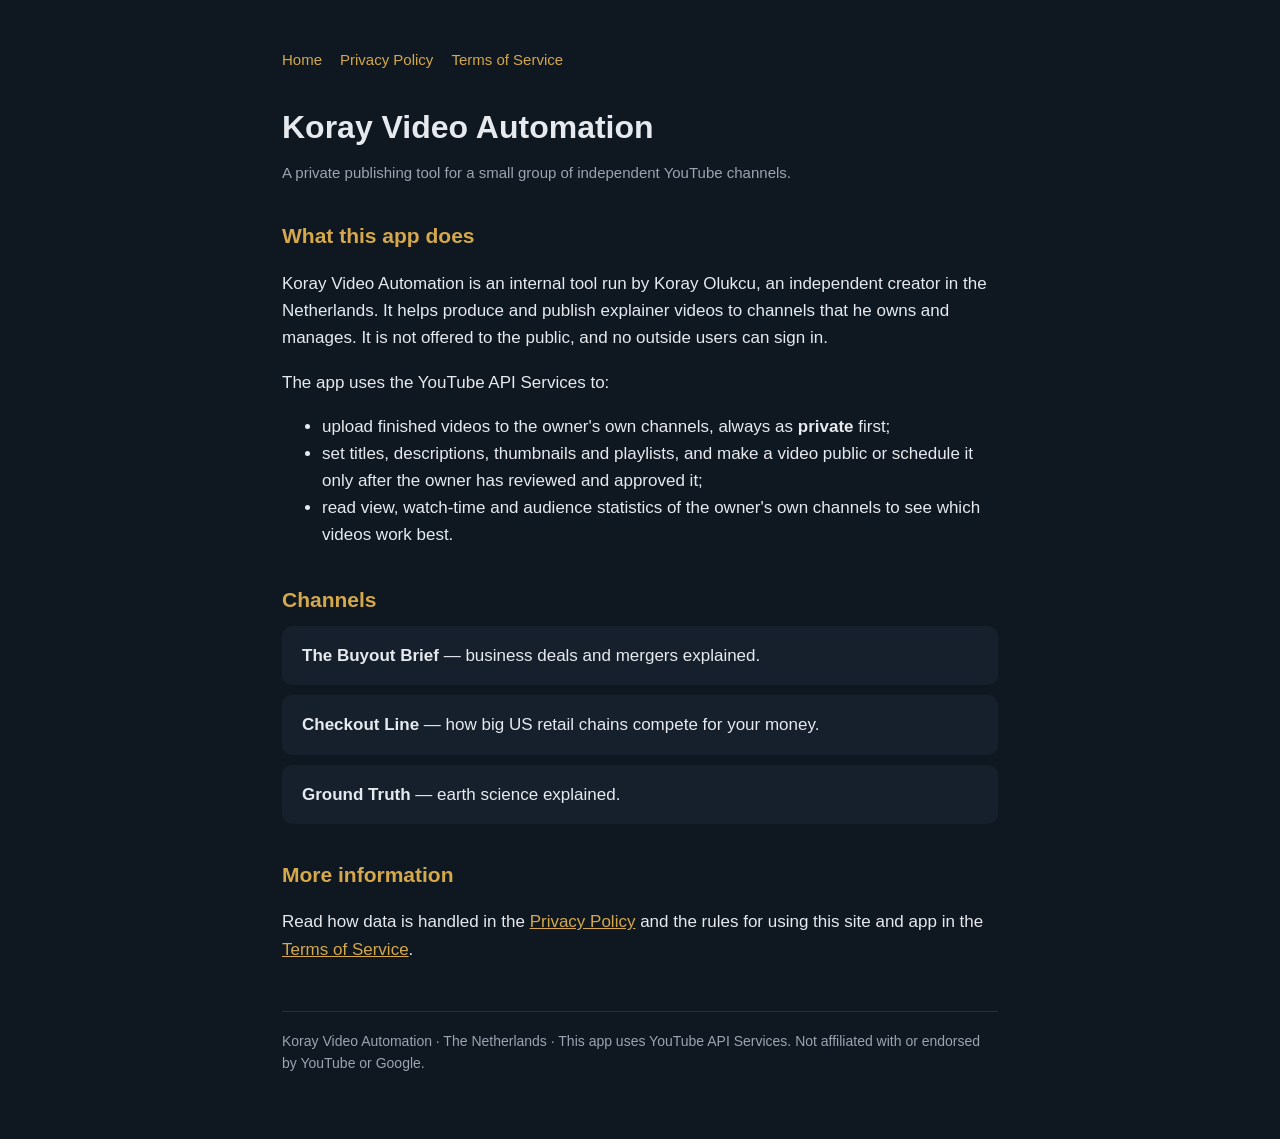
<file: index.html>
<!DOCTYPE html>
<html lang="en"><head><meta charset="utf-8"><meta name="viewport" content="width=device-width,initial-scale=1">
<title>Koray Video Automation</title><meta name="description" content="Koray Video Automation publishes videos to its own YouTube channels using the YouTube API Services.">
<link rel="stylesheet" href="style.css"></head>
<body><main>
<nav><a href="index.html">Home</a><a href="privacy.html">Privacy Policy</a><a href="terms.html">Terms of Service</a></nav>
<h1>Koray Video Automation</h1>
<p class="muted">A private publishing tool for a small group of independent YouTube channels.</p>

<h2>What this app does</h2>
<p>Koray Video Automation is an internal tool run by Koray Olukcu, an independent creator in the Netherlands. It helps produce and publish explainer videos to channels that he owns and manages. It is not offered to the public, and no outside users can sign in.</p>
<p>The app uses the YouTube API Services to:</p>
<ul>
<li>upload finished videos to the owner's own channels, always as <strong>private</strong> first;</li>
<li>set titles, descriptions, thumbnails and playlists, and make a video public or schedule it only after the owner has reviewed and approved it;</li>
<li>read view, watch-time and audience statistics of the owner's own channels to see which videos work best.</li>
</ul>

<h2>Channels</h2>
<div class="card"><strong>The Buyout Brief</strong> &mdash; business deals and mergers explained.</div>
<div class="card"><strong>Checkout Line</strong> &mdash; how big US retail chains compete for your money.</div>
<div class="card"><strong>Ground Truth</strong> &mdash; earth science explained.</div>

<h2>More information</h2>
<p>Read how data is handled in the <a href="privacy.html">Privacy Policy</a> and the rules for using this site and app in the <a href="terms.html">Terms of Service</a>.</p>

<footer>Koray Video Automation &middot; The Netherlands &middot; This app uses YouTube API Services. Not affiliated with or endorsed by YouTube or Google.</footer>
</main></body></html>
</file>
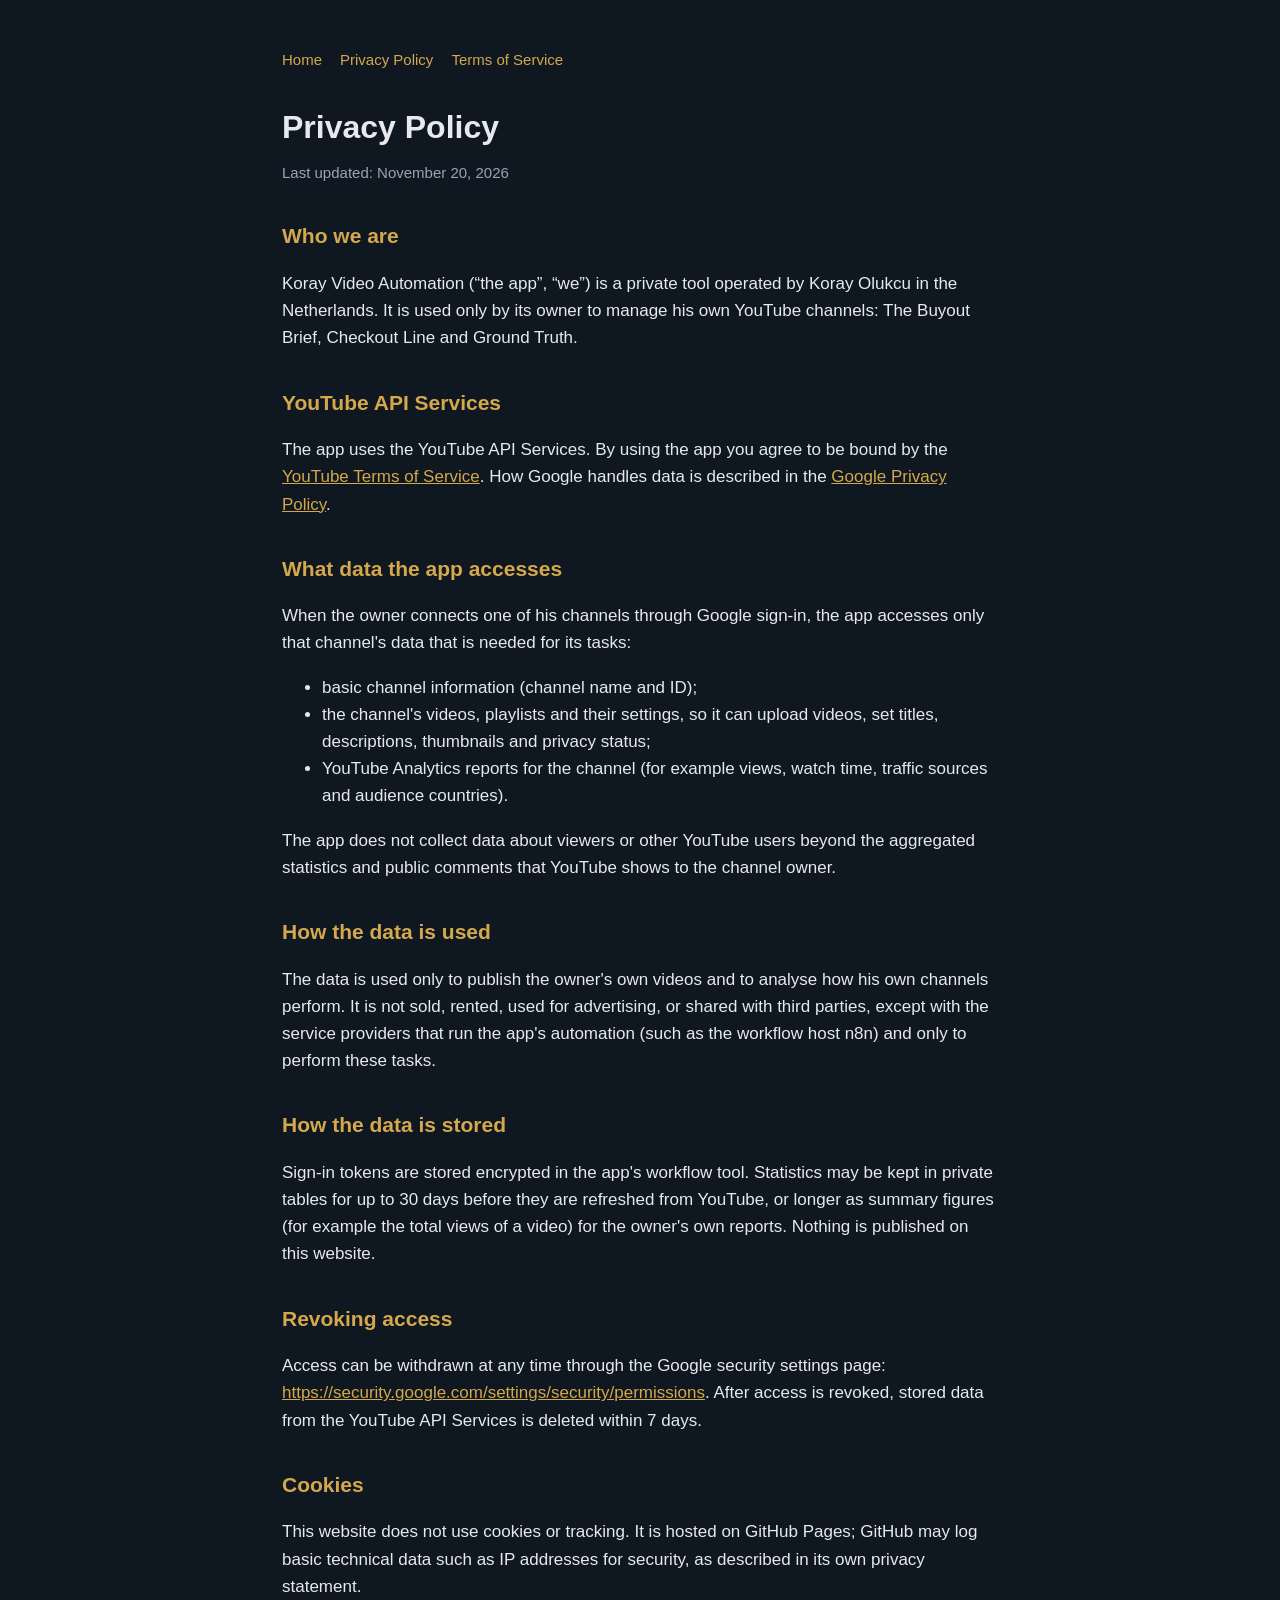
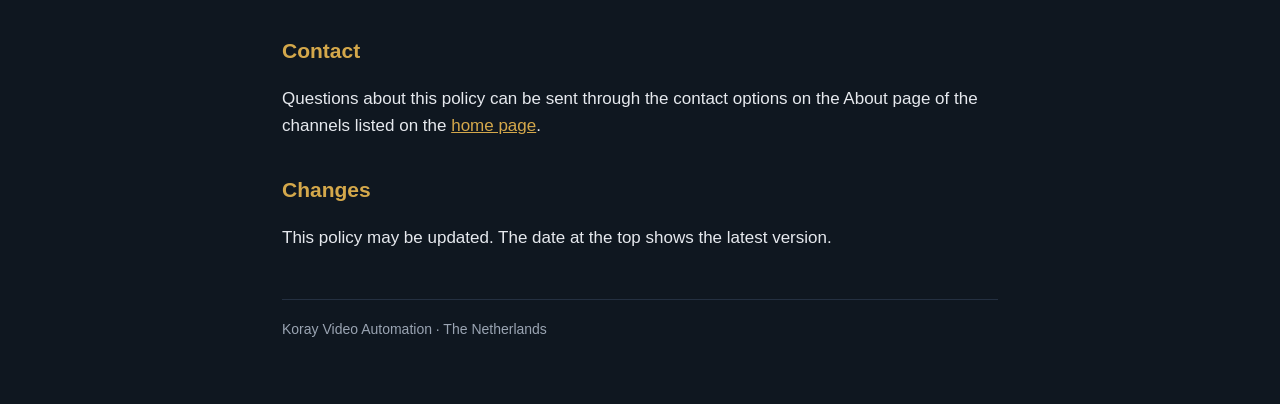
<file: privacy.html>
<!DOCTYPE html>
<html lang="en"><head><meta charset="utf-8"><meta name="viewport" content="width=device-width,initial-scale=1">
<title>Privacy Policy &ndash; Koray Video Automation</title><link rel="stylesheet" href="style.css"></head>
<body><main>
<nav><a href="index.html">Home</a><a href="privacy.html">Privacy Policy</a><a href="terms.html">Terms of Service</a></nav>
<h1>Privacy Policy</h1>
<p class="muted">Last updated: November 20, 2026</p>

<h2>Who we are</h2>
<p>Koray Video Automation (&ldquo;the app&rdquo;, &ldquo;we&rdquo;) is a private tool operated by Koray Olukcu in the Netherlands. It is used only by its owner to manage his own YouTube channels: The Buyout Brief, Checkout Line and Ground Truth.</p>

<h2>YouTube API Services</h2>
<p>The app uses the YouTube API Services. By using the app you agree to be bound by the <a href="https://www.youtube.com/t/terms">YouTube Terms of Service</a>. How Google handles data is described in the <a href="https://policies.google.com/privacy">Google Privacy Policy</a>.</p>

<h2>What data the app accesses</h2>
<p>When the owner connects one of his channels through Google sign-in, the app accesses only that channel's data that is needed for its tasks:</p>
<ul>
<li>basic channel information (channel name and ID);</li>
<li>the channel's videos, playlists and their settings, so it can upload videos, set titles, descriptions, thumbnails and privacy status;</li>
<li>YouTube Analytics reports for the channel (for example views, watch time, traffic sources and audience countries).</li>
</ul>
<p>The app does not collect data about viewers or other YouTube users beyond the aggregated statistics and public comments that YouTube shows to the channel owner.</p>

<h2>How the data is used</h2>
<p>The data is used only to publish the owner's own videos and to analyse how his own channels perform. It is not sold, rented, used for advertising, or shared with third parties, except with the service providers that run the app's automation (such as the workflow host n8n) and only to perform these tasks.</p>

<h2>How the data is stored</h2>
<p>Sign-in tokens are stored encrypted in the app's workflow tool. Statistics may be kept in private tables for up to 30 days before they are refreshed from YouTube, or longer as summary figures (for example the total views of a video) for the owner's own reports. Nothing is published on this website.</p>

<h2>Revoking access</h2>
<p>Access can be withdrawn at any time through the Google security settings page: <a href="https://security.google.com/settings/security/permissions">https://security.google.com/settings/security/permissions</a>. After access is revoked, stored data from the YouTube API Services is deleted within 7 days.</p>

<h2>Cookies</h2>
<p>This website does not use cookies or tracking. It is hosted on GitHub Pages; GitHub may log basic technical data such as IP addresses for security, as described in its own privacy statement.</p>

<h2>Contact</h2>
<p>Questions about this policy can be sent through the contact options on the About page of the channels listed on the <a href="index.html">home page</a>.</p>

<h2>Changes</h2>
<p>This policy may be updated. The date at the top shows the latest version.</p>

<footer>Koray Video Automation &middot; The Netherlands</footer>
</main></body></html>
</file>
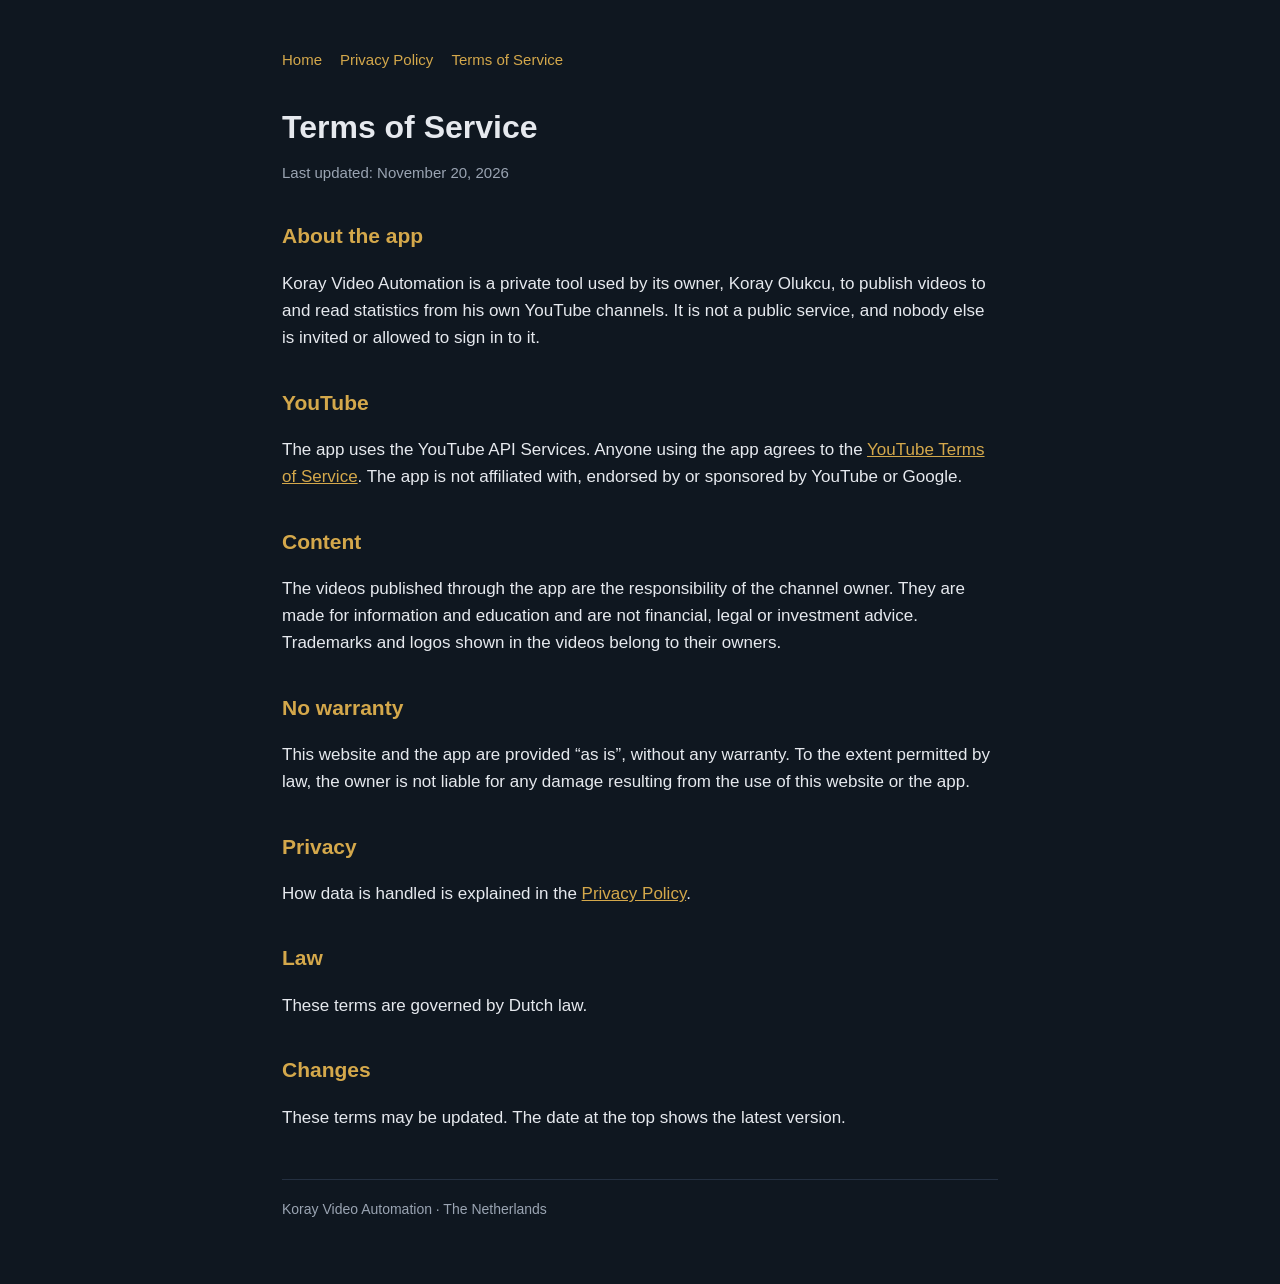
<file: terms.html>
<!DOCTYPE html>
<html lang="en"><head><meta charset="utf-8"><meta name="viewport" content="width=device-width,initial-scale=1">
<title>Terms of Service &ndash; Koray Video Automation</title><link rel="stylesheet" href="style.css"></head>
<body><main>
<nav><a href="index.html">Home</a><a href="privacy.html">Privacy Policy</a><a href="terms.html">Terms of Service</a></nav>
<h1>Terms of Service</h1>
<p class="muted">Last updated: November 20, 2026</p>

<h2>About the app</h2>
<p>Koray Video Automation is a private tool used by its owner, Koray Olukcu, to publish videos to and read statistics from his own YouTube channels. It is not a public service, and nobody else is invited or allowed to sign in to it.</p>

<h2>YouTube</h2>
<p>The app uses the YouTube API Services. Anyone using the app agrees to the <a href="https://www.youtube.com/t/terms">YouTube Terms of Service</a>. The app is not affiliated with, endorsed by or sponsored by YouTube or Google.</p>

<h2>Content</h2>
<p>The videos published through the app are the responsibility of the channel owner. They are made for information and education and are not financial, legal or investment advice. Trademarks and logos shown in the videos belong to their owners.</p>

<h2>No warranty</h2>
<p>This website and the app are provided &ldquo;as is&rdquo;, without any warranty. To the extent permitted by law, the owner is not liable for any damage resulting from the use of this website or the app.</p>

<h2>Privacy</h2>
<p>How data is handled is explained in the <a href="privacy.html">Privacy Policy</a>.</p>

<h2>Law</h2>
<p>These terms are governed by Dutch law.</p>

<h2>Changes</h2>
<p>These terms may be updated. The date at the top shows the latest version.</p>

<footer>Koray Video Automation &middot; The Netherlands</footer>
</main></body></html>
</file>
<file: style.css>
:root{--bg:#0f1720;--fg:#e6e9ee;--muted:#9aa4b2;--accent:#d4a84b;--card:#16202c}
*{box-sizing:border-box}body{margin:0;font:17px/1.6 -apple-system,Segoe UI,Roboto,Helvetica,Arial,sans-serif;background:var(--bg);color:var(--fg)}
main{max-width:760px;margin:0 auto;padding:48px 22px 64px}
h1{font-size:32px;line-height:1.2;margin:0 0 8px}h2{font-size:21px;margin:34px 0 8px;color:var(--accent)}
p,li{color:var(--fg)}.muted{color:var(--muted);font-size:15px}
a{color:var(--accent)}nav{display:flex;gap:18px;flex-wrap:wrap;margin-bottom:36px;font-size:15px}
nav a{text-decoration:none}.card{background:var(--card);border-radius:10px;padding:16px 20px;margin:10px 0}
footer{margin-top:48px;padding-top:18px;border-top:1px solid #243041;color:var(--muted);font-size:14px}
</file>
